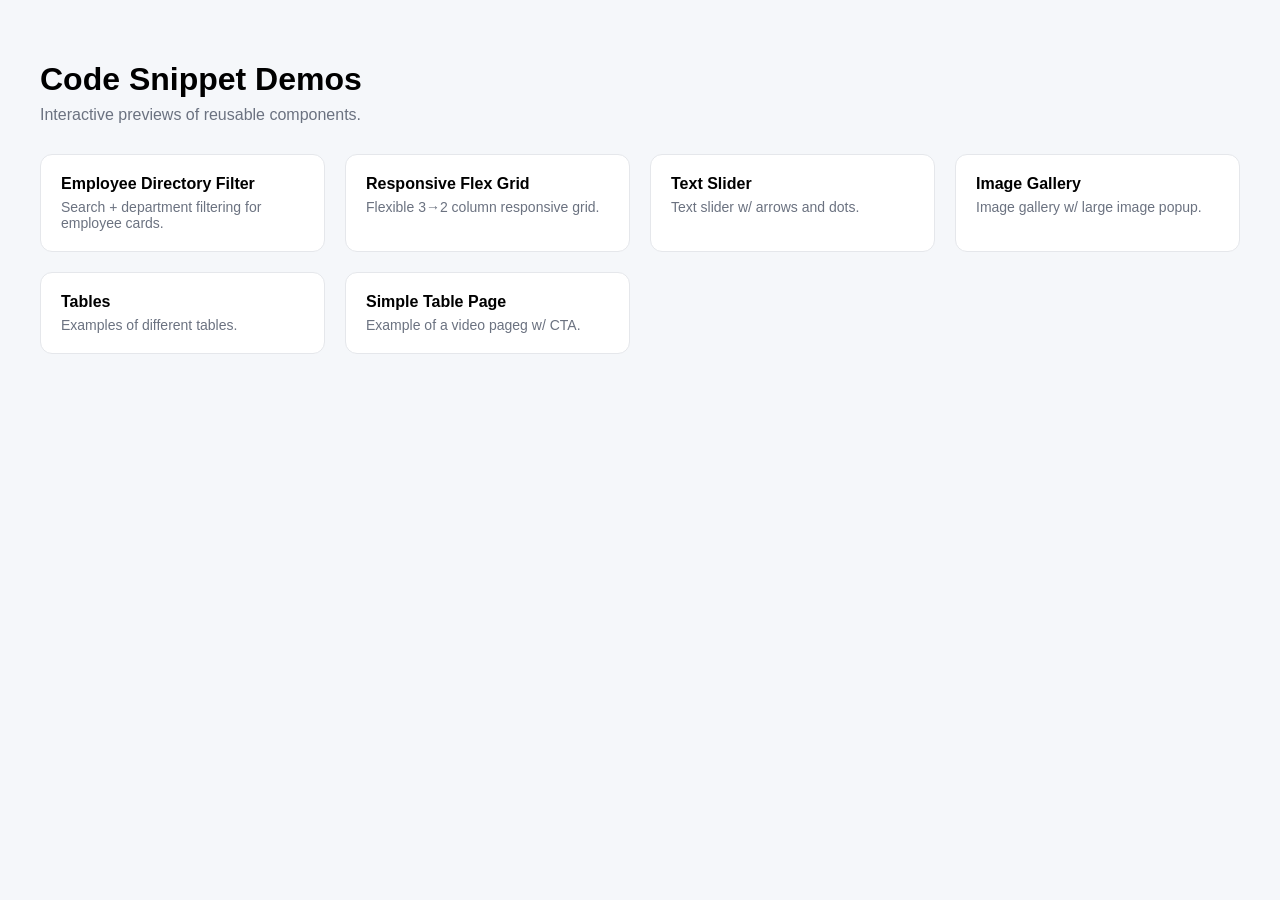
<file: demos/index.html>
<!DOCTYPE html>
<html lang="en">
<head>
    <meta charset="UTF-8" />
    <meta name="viewport" content="width=device-width, initial-scale=1.0" />
    <title>Snippet Demos</title>
    <link rel="stylesheet" href="demo-styles.css" />

    <style>
        body {
            font-family: 'Open Sans', sans-serif;
            background: #f5f7fa;
            margin: 0;
            padding: 40px;
        }

        .container {
            max-width: 1200px;
            margin: auto;
        }

        .subtitle {
            color: #6b7280;
            margin-bottom: 30px;
        }

        .grid {
            display: grid;
            grid-template-columns: repeat(auto-fill, minmax(260px, 1fr));
            gap: 20px;
        }

        .card {
            background: white;
            border-radius: 12px;
            padding: 20px;
            text-decoration: none;
            color: inherit;
            border: 1px solid #e5e7eb;
            transition: all 0.15s ease;
        }

            .card:hover {
                transform: translateY(-3px);
                box-shadow: 0 10px 25px rgba(0,0,0,0.08);
            }

        .card-title {
            font-weight: bold;
            margin-bottom: 6px;
        }

        .card-desc {
            font-size: 14px;
            color: #6b7280;
        }

        .empty {
            color: #6b7280;
            padding: 40px 0;
        }
    </style>
</head>
<body>

    <div class="container">
        <h1>Code Snippet Demos</h1>
        <div class="subtitle">
            Interactive previews of reusable components.
        </div>

        <div id="demoGrid" class="grid"></div>
        <div id="emptyState" class="empty" style="display:none;">
            No demos found.
        </div>
    </div>

    <script>
    async function loadDemos() {
      try {
        const res = await fetch("./demos.json");
        const demos = await res.json();

        const grid = document.getElementById("demoGrid");
        const empty = document.getElementById("emptyState");

        if (!demos.length) {
          empty.style.display = "block";
          return;
        }

        demos.forEach(demo => {
          const a = document.createElement("a");
          a.className = "card";
          a.href = demo.path;

          a.innerHTML = `
            <div class="card-title">${demo.title}</div>
            <div class="card-desc">${demo.description}</div>
          `;

          grid.appendChild(a);
        });

      } catch (err) {
        console.error("Failed to load demos:", err);
      }
    }

    loadDemos();
    </script>

</body>
</html>
</file>
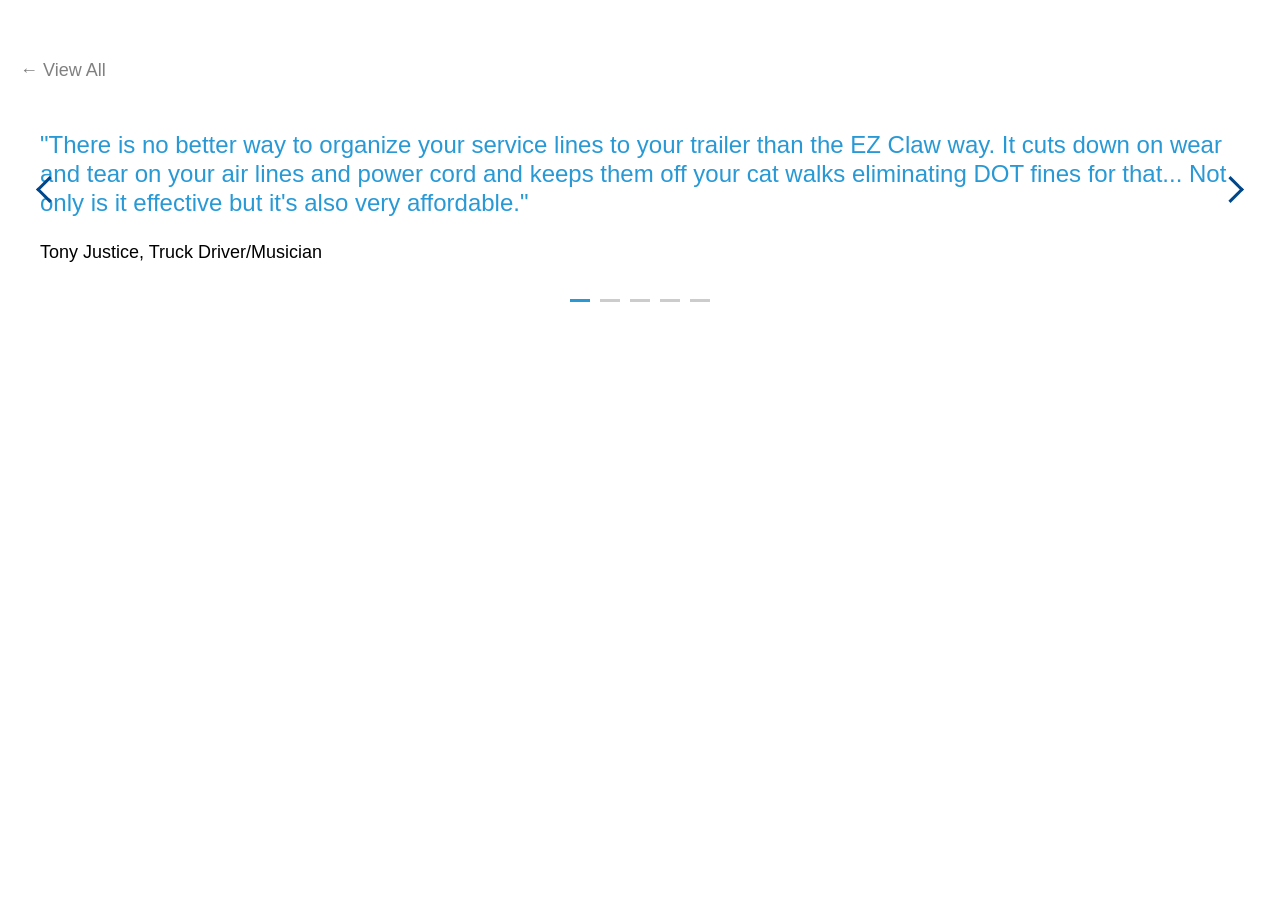
<file: demos/slider-arrows/index.html>
<!DOCTYPE html>
<html lang="en">
<head>
    <meta charset="UTF-8" />
    <meta name="viewport" content="width=device-width, initial-scale=1.0" />
    <title>Employee Filter Demo</title>
    <link rel="stylesheet" href="../demo-styles.css" />
    <link rel="stylesheet" href="styles.css" />
</head>
<body>
    <div class="demo-wrapper">

        <a href="../" class="back-btn">&larr; View All</a>

        <div class="test-wrapper">
            <div class="test-container">
                <div class="test-slider">
                    <div class="testimonial">
                        <p class="test-text" style="">
                            "There is no better way to organize your service lines to your trailer than the EZ Claw way. It cuts down on wear
                            and tear on your air lines and power cord and keeps them off your cat walks eliminating DOT fines for that... Not
                            only is it effective but it's also very affordable."
                        </p>
                        <p>Tony Justice, Truck Driver/Musician</p>
                    </div>
                    <div class="testimonial">
                        <p class="test-text" style="">
                            "I love this product. Job well done guys... I have gotten so many compliments from owner/ ops, and company drivers.
                            I've given your information to 14 drivers in the port, and rail yard. I hope they contact you. By the way, I'll be
                            purchasing 2 more trucks soon. They will be equipped with the EZ CLAW as well. See ya in the near future."
                        </p>
                        <p>RC Mays and Thunderchief Logistics</p>
                    </div>
                    <div class="testimonial">
                        <p class="test-text">
                            "EZ Claw has helped enforce that our drivers abide by policy. Prior to EZ Claw the drivers insisted on only
                            hooking up the emergency gladhand. This caused excessive hose and gladhand repairs because they got tore up
                            on the catwalk. With EZ Claw the drivers finally resolved that they have to connect all hoses and the
                            gladhands. Our problem is finally resolved. The EZ Claws are working great"
                        </p>
                        <p>Customer from Texas</p>
                    </div>
                    <div class="testimonial">
                        <p class="test-text" style="">
                            "A great product. Not a single failure. No problems. We monitor our invoices and we have had a 60 - 70%
                            reduction in airline and gladhand repairs. With EZ Claw not one malfunction. I am amazed with how well they work"
                        </p>
                        <p>Customer from Washington</p>
                    </div>
                    <div class="testimonial">
                        <p class="test-text" style="">
                            "Zero issues with EZ Claw. You build a righteous product. We have had situations where drivers drove off without
                            unhooking the gladhand and the EZ Claw was not damaged. A terrific product. I will talk to anyone about them"
                        </p>
                        <p>Customer from California</p>
                    </div>
                </div>
            </div>
            <a class="test-prev"><div class="test-prev-arrow"></div></a>
            <a class="test-next"><div class="test-next-arrow"></div></a>
        </div>
        <div class="test-dots-container" style="text-align:center"></div>

    </div>

    <script src="script.js"></script>
</body>
</html>
</file>
<file: demos/demo-styles.css>
body {
    font-family: 'Open Sans', sans-serif;
    margin: 0;
    padding: 20px;
}

h1 {
    margin-bottom: 8px;
    color: #000000;
}

p {
    font-size: 18px;
    line-height: 22px;
    color: #000000;
}

a {
    text-decoration: none;
    color: #000000;
}

.demo-wrapper {
    margin: 40px 0;
}

.back-btn {
    display: inline-block;
    color: #808080;
    font-size: 18px;
    margin: 0 0 40px;
}
</file>
<file: demos/slider-arrows/styles.css>
.test-wrapper {
    position: relative;
}

.test-container {
    margin: auto;
    overflow: hidden;
    max-width: 1460px;
    padding: 0 20px;
}

.test-slider {
    max-width: 1460px;
    margin: 0 auto;
    height: 168px;
    display: flex;
    gap: 20px;
    overflow-x: auto;
    overflow-y: hidden;
    scroll-snap-type: x mandatory;
    scrollbar-width: none;
}

    .test-slider::-webkit-scrollbar {
        display: none;
    }

.testimonial {
    flex: 0 0 100%;
    box-sizing: border-box;
    scroll-snap-align: start;
}


    /* Style the author's name */
    .testimonial p:last-child {
        margin-top: 10px;
    }

.test-text {
    font-size: 24px;
    color: #2899d5;
    line-height: 1.2em;
    display: flex;
    flex-wrap: wrap;
    margin-top: 10px;
}

.test-dot.active {
    background-color: #2899d5;
}

/* Next & previous buttons */
.test-prev, .test-next {
    position: absolute;
    top: 35%;
    transform: translateY(-50%);
    cursor: pointer;
}

    .test-prev:hover, .test-next:hover {
        opacity: 1;
    }

.test-prev-arrow, .test-next-arrow {
    border: solid 3px;
    border-width: 0 3px 3px 0;
    width: 1rem;
    height: 1rem;
    color: #00468b;
}



/* Position the "next button" to the right */
.test-next {
    right: 145px;
    transform: rotate(315deg);
}

.test-prev {
    left: 145px;
    transform: rotate(135deg);
}


/* The dots */
.test-dot {
    width: 20px;
    height: 3px;
    margin: 10px 5px;
    background-color: #ccc;
    cursor: pointer;
    display: inline-block;
}

    .active2, .test-dot:hover {
        background-color: #2899d5;
    }


/*.no-transition {
        transition: none !important;
    }*/

@media screen and (max-width: 1800px) {
    .test-next {
        right: 20px;
    }

    .test-prev {
        left: 20px;
    }
}

@media screen and (max-width: 767px) {
    .test-container {
        /*height: 540px;*/
    }

    .test-slider {
        height: auto;
        overflow-x: scroll;
        scroll-snap-type: x mandatory;
        -webkit-overflow-scrolling: touch;
    }

    .testimonial {
        scroll-snap-align: start;
    }
}


@media screen and (max-width: 600px) {
    .test-prev, .test-next {
        display: none;
    }

}
</file>
